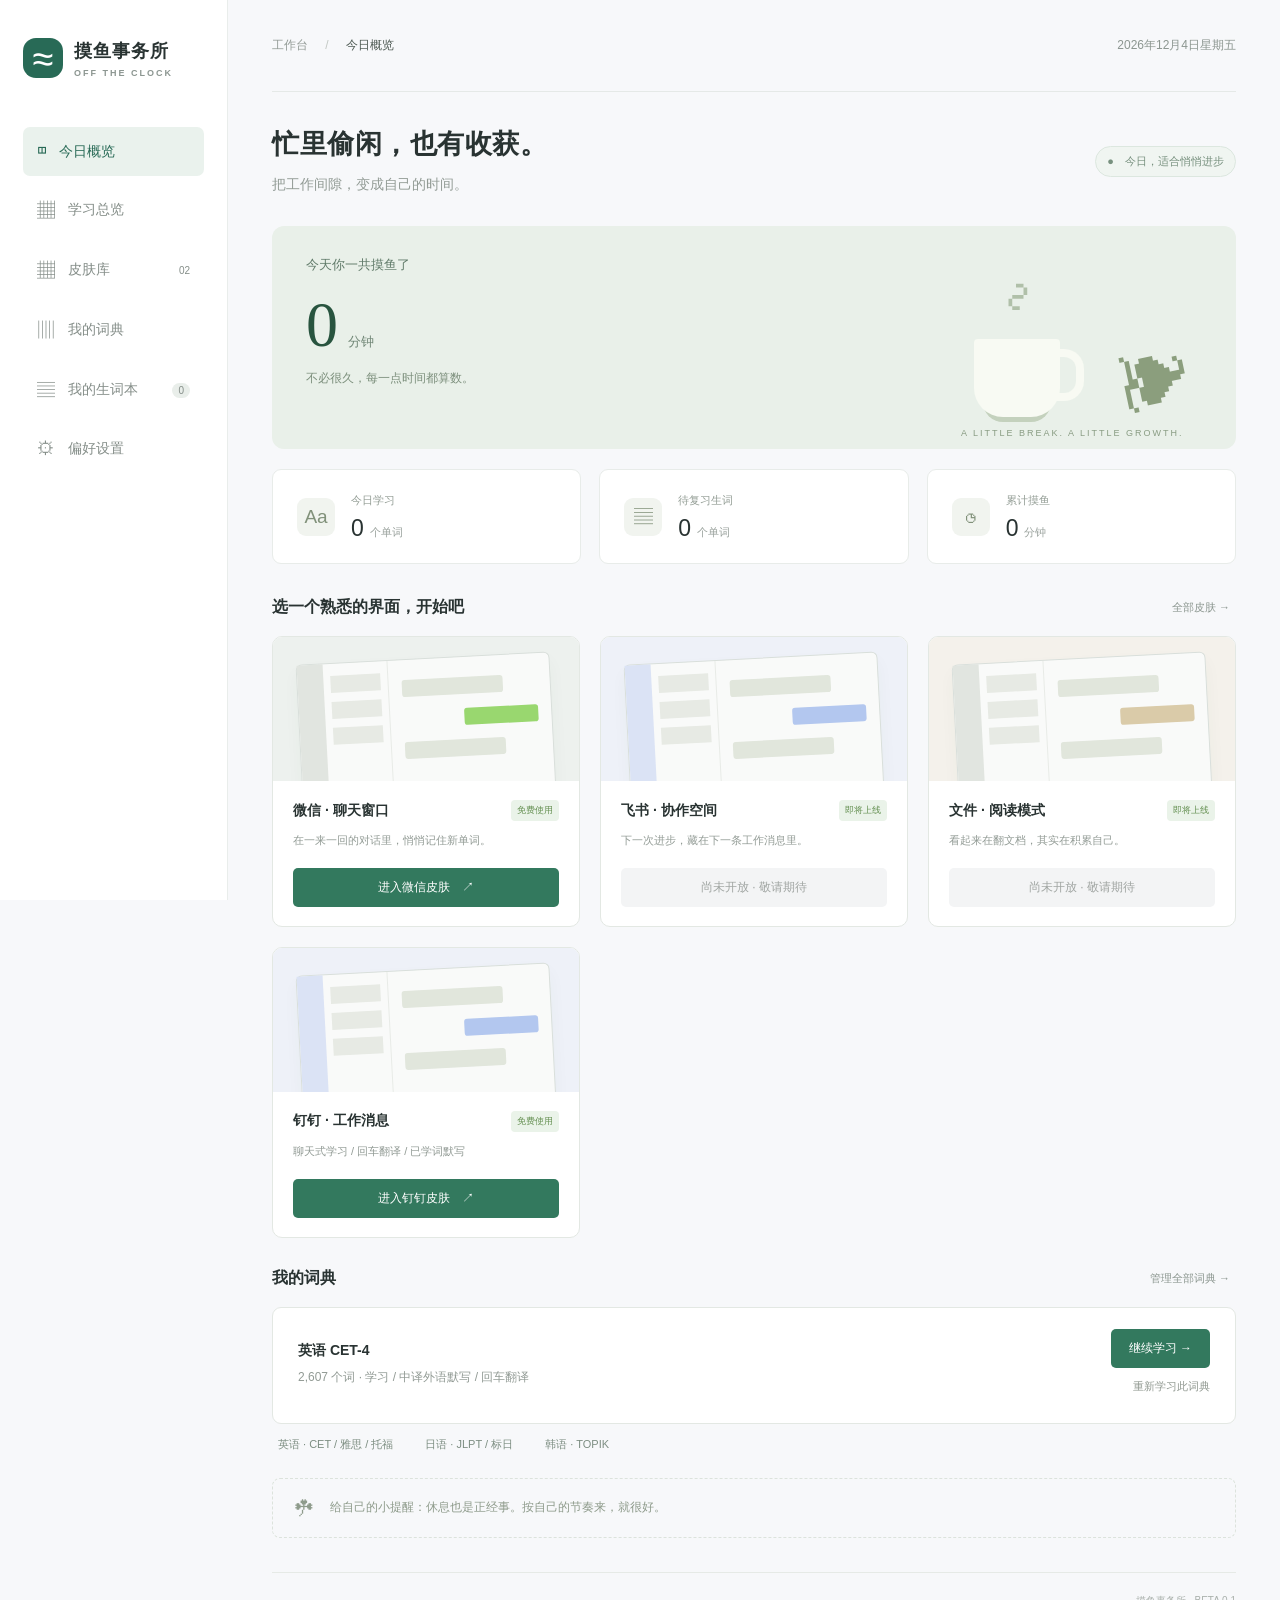
<file: index.html>
<!doctype html><html lang="zh-CN"><head><meta charset="UTF-8"><meta name="viewport" content="width=device-width,initial-scale=1"><title>摸鱼事务所 · 把碎片时间留给自己</title><link rel="stylesheet" href="style.css"><link rel="stylesheet" href="wechat-ui.css"><link rel="stylesheet" href="dingtalk-ui.css?v=20261106-profile2"></head><body><aside class="sidebar"><a class="brand" href="#"><span class="logo">≈</span><b>摸鱼事务所<small>OFF THE CLOCK</small></b></a><nav><button class="active" data-page="home">◫ <span>今日概览</span></button><button data-page="overview">▦ <span>学习总览</span></button><button data-page="skins">▦ <span>皮肤库</span><em>01</em></button><button data-page="dicts">▥ <span>我的词典</span></button><button data-page="words">▤ <span>我的生词本</span><i id="badgen">0</i></button><button data-page="settings">⚙ <span>偏好设置</span></button></nav></aside><main><header><div class="breadcrumb">工作台 <span>/</span> <b id="page-title">今日概览</b></div><div class="date" id="date"></div></header><div id="content"></div><footer><span>摸鱼事务所 · BETA 0.1</span></footer></main><div id="chat" class="overlay" hidden><div class="wechat"><div class="wx-titlebar"><span>微信</span><div><button title="返回工作台" onclick="endChat()">－</button><button title="窗口适配" onclick="document.querySelector('.wechat').classList.toggle('expanded')">□</button><button title="退出皮肤" onclick="endChat()">×</button></div></div><div class="wxrail"><div class="avatar mint">我</div><button title="聊天">☏</button><button title="返回工作台" id="close-chat">◫</button><span>☰</span></div><div class="contacts"><div class="search">⌕　搜索</div><div class="contact active"><div class="avatar" id="contact-avatar">M</div><div><b class="contact-name">Moyu</b><small id="contact-preview">给自己一点进步的时间。</small></div></div><div class="contact"><div class="avatar blue">文</div><div><b>文件传输助手</b><small>暂无消息</small></div></div><div class="contact"><div class="avatar sand">项</div><div><b>项目协作群</b><small>暂无消息</small></div></div></div><div class="conversation"><div class="chat-title"><span class="contact-name">Moyu</span><button id="chat-options" title="会话设置">•••</button></div><div class="messages" id="messages"></div><div class="compose"><div class="compose-tools"><span>☺　♧　▱</span><div class="mode-picker"><button id="mode-trigger" type="button" aria-haspopup="menu" aria-expanded="false">学习模式 <span>⌄</span></button><div id="mode-menu" role="menu" hidden><button type="button" role="menuitemradio" data-mode="learn">学习模式</button><button type="button" role="menuitemradio" data-mode="dictate">默写 · 中文→外语</button><button type="button" role="menuitemradio" data-mode="reverse">回车翻译 · 外语→中文</button></div></div><select id="mode" hidden><option value="learn">学习模式</option><option value="dictate">默写 · 中文→外语</option><option value="reverse">回车翻译 · 外语→中文</option></select><button id="save-word" title="收藏当前单词">☆</button></div><textarea id="input" aria-label="消息输入框"></textarea><div class="send-row"><small id="input-tip"></small><button id="send">发送(S)</button></div></div></div></div></div><dialog id="modal"><div id="modal-body"></div><button class="modal-close" onclick="this.parentElement.close()" aria-label="关闭">×</button></dialog><div id="toast" role="status"></div><script src="dictionary-data.js"></script><script src="app.js"></script><script src="wechat-ui.js?v=20261106-avatar-sync"></script><script src="dingtalk-ui.js?v=20261106-profile2"></script></body></html>
</file>
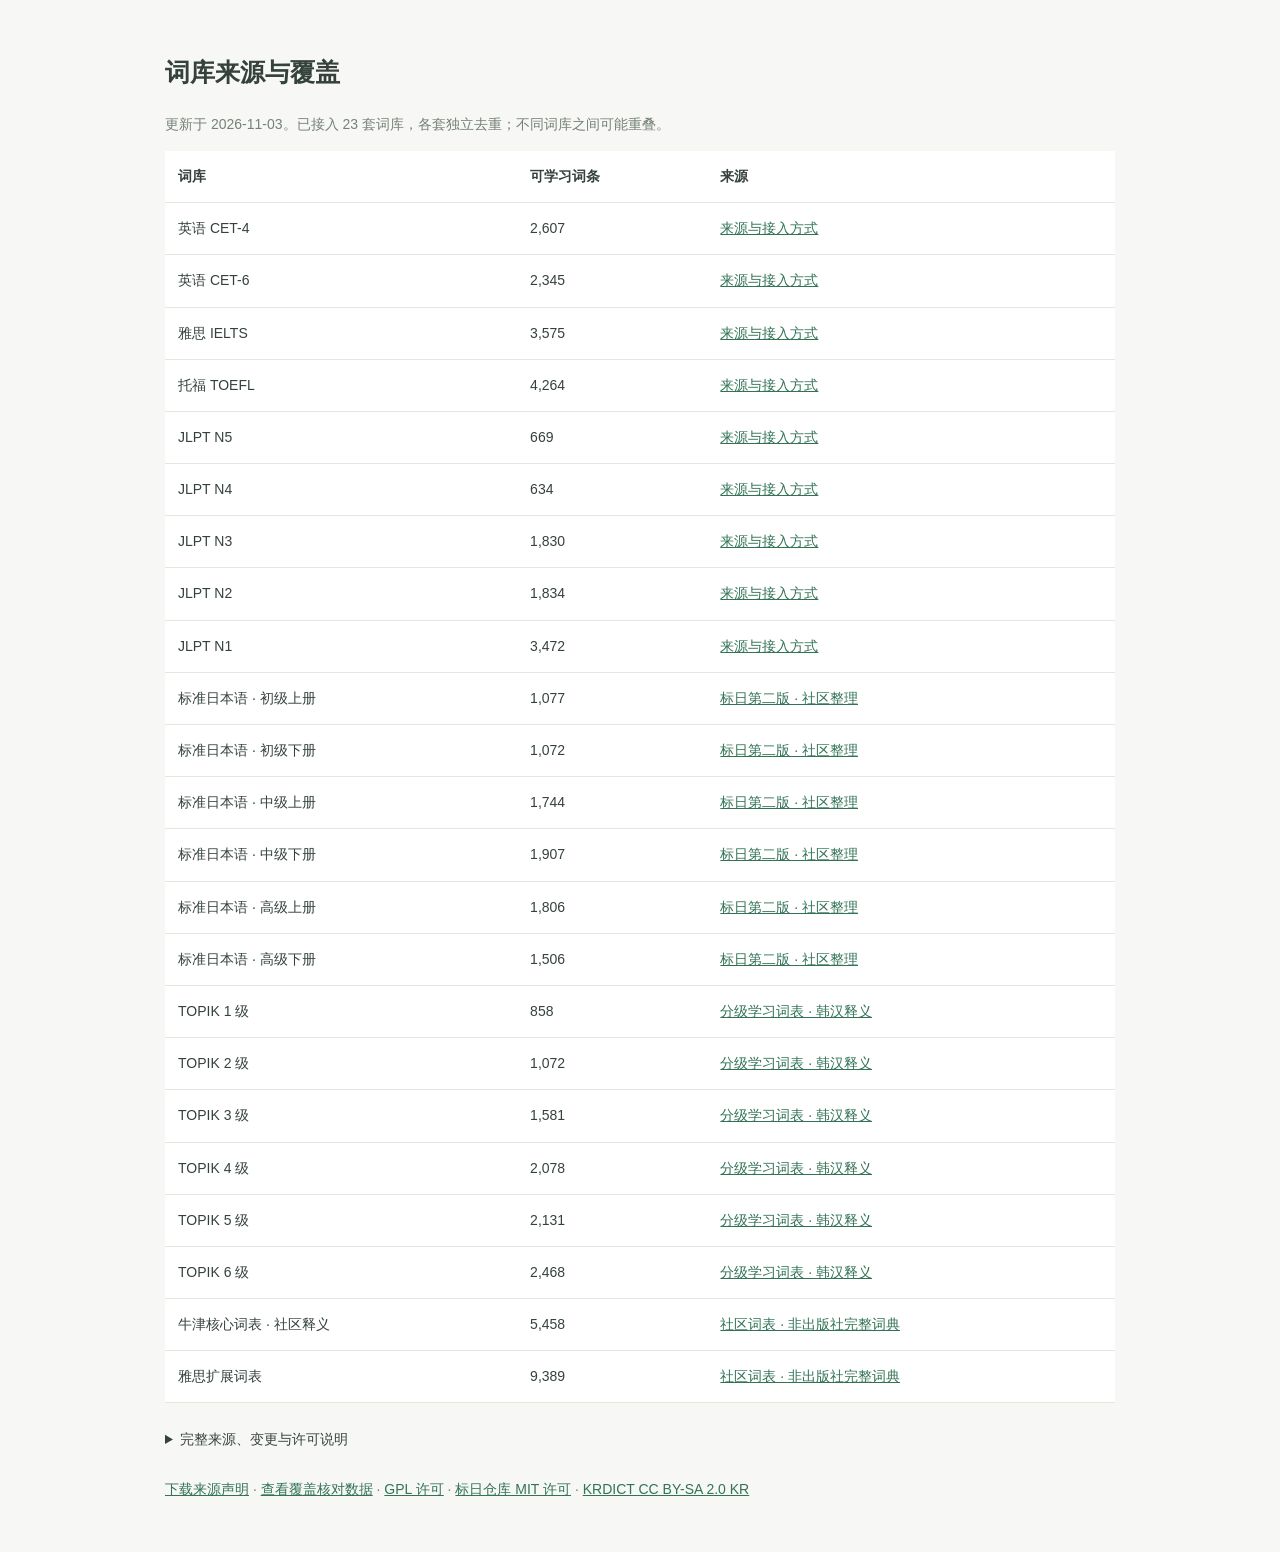
<file: dictionaries/resources.html>
<!doctype html><html lang="zh-CN"><meta charset="utf-8"><meta name="viewport" content="width=device-width,initial-scale=1"><title>词库来源与覆盖</title><style>body{max-width:950px;margin:50px auto;padding:0 24px;color:#35423b;font:14px/1.8 'Microsoft YaHei',sans-serif;background:#f7f8f6}h1{font-size:25px}table{border-collapse:collapse;width:100%;background:white}td,th{text-align:left;border-bottom:1px solid #e3e7e2;padding:13px}a{color:#327356}small{color:#829087}p{color:#758177}details{margin:24px 0}pre{white-space:pre-wrap;font:12px/1.8 inherit}</style><h1>词库来源与覆盖</h1><p>更新于 2026-11-03。已接入 23 套词库，各套独立去重；不同词库之间可能重叠。</p><table><tr><th>词库</th><th>可学习词条</th><th>来源</th></tr><tr><td>英语 CET-4</td><td>2,607</td><td><a href="https://github.com/RealKai42/qwerty-learner" target="_blank" rel="noreferrer">来源与接入方式</a></td></tr><tr><td>英语 CET-6</td><td>2,345</td><td><a href="https://github.com/RealKai42/qwerty-learner" target="_blank" rel="noreferrer">来源与接入方式</a></td></tr><tr><td>雅思 IELTS</td><td>3,575</td><td><a href="https://github.com/RealKai42/qwerty-learner" target="_blank" rel="noreferrer">来源与接入方式</a></td></tr><tr><td>托福 TOEFL</td><td>4,264</td><td><a href="https://github.com/RealKai42/qwerty-learner" target="_blank" rel="noreferrer">来源与接入方式</a></td></tr><tr><td>JLPT N5</td><td>669</td><td><a href="https://github.com/RealKai42/qwerty-learner" target="_blank" rel="noreferrer">来源与接入方式</a></td></tr><tr><td>JLPT N4</td><td>634</td><td><a href="https://github.com/RealKai42/qwerty-learner" target="_blank" rel="noreferrer">来源与接入方式</a></td></tr><tr><td>JLPT N3</td><td>1,830</td><td><a href="https://github.com/RealKai42/qwerty-learner" target="_blank" rel="noreferrer">来源与接入方式</a></td></tr><tr><td>JLPT N2</td><td>1,834</td><td><a href="https://github.com/RealKai42/qwerty-learner" target="_blank" rel="noreferrer">来源与接入方式</a></td></tr><tr><td>JLPT N1</td><td>3,472</td><td><a href="https://github.com/RealKai42/qwerty-learner" target="_blank" rel="noreferrer">来源与接入方式</a></td></tr><tr><td>标准日本语 · 初级上册</td><td>1,077</td><td><a href="https://github.com/smartsl/biaori" target="_blank" rel="noreferrer">标日第二版 · 社区整理</a></td></tr><tr><td>标准日本语 · 初级下册</td><td>1,072</td><td><a href="https://github.com/smartsl/biaori" target="_blank" rel="noreferrer">标日第二版 · 社区整理</a></td></tr><tr><td>标准日本语 · 中级上册</td><td>1,744</td><td><a href="https://github.com/smartsl/biaori" target="_blank" rel="noreferrer">标日第二版 · 社区整理</a></td></tr><tr><td>标准日本语 · 中级下册</td><td>1,907</td><td><a href="https://github.com/smartsl/biaori" target="_blank" rel="noreferrer">标日第二版 · 社区整理</a></td></tr><tr><td>标准日本语 · 高级上册</td><td>1,806</td><td><a href="https://github.com/smartsl/biaori" target="_blank" rel="noreferrer">标日第二版 · 社区整理</a></td></tr><tr><td>标准日本语 · 高级下册</td><td>1,506</td><td><a href="https://github.com/smartsl/biaori" target="_blank" rel="noreferrer">标日第二版 · 社区整理</a></td></tr><tr><td>TOPIK 1 级</td><td>858</td><td><a href="https://krdict.korean.go.kr/chn/mainAction" target="_blank" rel="noreferrer">分级学习词表 · 韩汉释义</a></td></tr><tr><td>TOPIK 2 级</td><td>1,072</td><td><a href="https://krdict.korean.go.kr/chn/mainAction" target="_blank" rel="noreferrer">分级学习词表 · 韩汉释义</a></td></tr><tr><td>TOPIK 3 级</td><td>1,581</td><td><a href="https://krdict.korean.go.kr/chn/mainAction" target="_blank" rel="noreferrer">分级学习词表 · 韩汉释义</a></td></tr><tr><td>TOPIK 4 级</td><td>2,078</td><td><a href="https://krdict.korean.go.kr/chn/mainAction" target="_blank" rel="noreferrer">分级学习词表 · 韩汉释义</a></td></tr><tr><td>TOPIK 5 级</td><td>2,131</td><td><a href="https://krdict.korean.go.kr/chn/mainAction" target="_blank" rel="noreferrer">分级学习词表 · 韩汉释义</a></td></tr><tr><td>TOPIK 6 级</td><td>2,468</td><td><a href="https://krdict.korean.go.kr/chn/mainAction" target="_blank" rel="noreferrer">分级学习词表 · 韩汉释义</a></td></tr><tr><td>牛津核心词表 · 社区释义</td><td>5,458</td><td><a href="https://github.com/RealKai42/qwerty-learner" target="_blank" rel="noreferrer">社区词表 · 非出版社完整词典</a></td></tr><tr><td>雅思扩展词表</td><td>9,389</td><td><a href="https://github.com/RealKai42/qwerty-learner" target="_blank" rel="noreferrer">社区词表 · 非出版社完整词典</a></td></tr></table><details><summary>完整来源、变更与许可说明</summary><pre># 词库来源与使用范围

整理日期：2026-11-03。这里的“齐全”指已覆盖所选社区数据集，不宣称覆盖出版社词典全文或官方考试全部可能词汇。

## 原有英语、JLPT 与新增英语扩展词表

- 来源：[Qwerty Learner](https://github.com/RealKai42/qwerty-learner/tree/master/public/dicts)，上游英语数据：[kajweb/dict](https://github.com/kajweb/dict)。仓库许可 GPL-3.0，见 LICENSE.txt。原始 JSON 随源码保留。
- 原有 CET-4、CET-6、IELTS、TOEFL、JLPT N5–N1 保持原词序与内容，因此历史学习进度不变。
- 新增 Oxford5000 社区核心词表、IELTS 顺序扩展词表。过滤缺少中文释义的行，合并完全重复的词与释义。不将 Oxford 核心词表称为牛津出版词典。

## 标准日本语六册

- 来源：[smartsl/biaori](https://github.com/smartsl/biaori)，源树版本 4eb0da3748659dcf54e6f50bbb5fdc9904258f85；仓库 MIT 声明见 biaori-LICENSE.txt。
- 取 words.json，保留日文、假名、中文、词性和课号。按源课号分为初级 1–24 / 25–48 课，中级 1–16 / 17–32 课，高级 1–12 / 13–24 课。
- 初始 9,117 行，完全相同的词与释义去重后 9,112 条。未包含课文、教材插图、配套音视频。教材及其商标权利归原出版方，社区仓库的许可不代表出版社对所有教材内容的许可。

## 韩语六级学习词表

- 等级词表：[CheesePotato / EveryKoreans](https://everykoreans.com/topik-vocabulary-list/)，公开下载 topik-vocabulary-basic.csv，10,189 行。数据源声明为 NIKL 国际通用韩国语标准教育课程（KOGL Type 1）与韩国语基础词典（CC BY-SA 2.0 KR）。保留原 Source 列于 topik-levels.csv。
- 这些是学习参考等级，不是 TOPIK 考试官方公布的必考词表。源表有一个重复词义项，去重后 10,188 条。
- 中文词义与韩文例句来源：[国立国语院韩国语－汉语学习词典 KRDICT](https://krdict.korean.go.kr/chn/mainAction)。文本许可为 [CC BY-SA 2.0 KR](https://creativecommons.org/licenses/by-sa/2.0/kr/)，署名 National Institute of Korean Language / 国立国语院；[官方版权说明](https://krdict.korean.go.kr/chn/kboardPolicy/copyRightTermsInfo)。
- 公开格式转换包：[Lyroxide/yomitan-ko-dic 1.0.0](https://github.com/Lyroxide/yomitan-ko-dic/releases/tag/1.0.0)，KO-ZH.KRDICT.zip；转换包标注的构建日 2024-08-12，原始声明见 krdict-index.json。
- 转换：抽取中文词义、说明和第一条适用的韩文例句，合并同形词义，移除 HTML 展示结构；不包含音频或其他多媒体。派生的 KRDICT 词库仍按 CC BY-SA 2.0 KR 提供。
- 有 102 项未匹配到该版本的中文词条，释义为本站补充，逐项标记 source 字段，不属于 NIKL 原文。补充内容见 korean-supplement.json，按 CC BY-SA 2.0 KR 共享，不编造例句。
- 完整覆盖统计见 resource-audit.json，去重规则为相同外语词形及中文词义。多义词不保证全部适用于单一语境。

## 牛津、剑桥完整词典

- [Oxford API FAQ](https://developer.oxforddictionaries.com/faq)：完整数据需要相应授权，缓存与离线存储需要企业许可。
- [Cambridge 官方开发入口](https://dictionary.cambridge.org/develop.html)：通过 API 或数据许可接入。
- 未下载盗版 MDX、未抓取付费内容，网站保留授权接入入口。公开核心词表不能替代这两部完整词典。

## 本次筛除

- 延世韩国语社区卡组：虽然仓库代码标 MIT，但 README 将词库限定为个人学习，并含第三方歌词；不纳入本次发布。
- NIKL 5,965 词的第三方 CSV：等级仅 A/B/C，翻译和例句另设学习用途条件；不将它伪装成 TOPIK 1–6 全集。

各来源的版权声明和许可分别适用，不以网站代码的许可覆盖第三方数据。
</pre></details><p><a href="SOURCES.md">下载来源声明</a> · <a href="resource-audit.json">查看覆盖核对数据</a> · <a href="LICENSE.txt">GPL 许可</a> · <a href="biaori-LICENSE.txt">标日仓库 MIT 许可</a> · <a href="https://creativecommons.org/licenses/by-sa/2.0/kr/">KRDICT CC BY-SA 2.0 KR</a></p></html>
</file>
<file: style.css>
*{box-sizing:border-box}body{margin:0;background:#f7f8fa;color:#293332;font:14px 'Microsoft YaHei','PingFang SC',sans-serif}button,input,textarea,select{font:inherit}button,a,select{cursor:pointer}button{border:0;background:none;color:inherit}button:hover{filter:brightness(.96)}button:focus-visible,a:focus-visible{outline:2px solid #32806a;outline-offset:3px}[hidden]{display:none!important}.sidebar{position:fixed;width:228px;inset:0 auto 0 0;background:#fff;border-right:1px solid #e9edeb;padding:38px 23px}.brand{display:flex;gap:11px;align-items:center;text-decoration:none;color:inherit}.logo{background:#286a56;color:#fff;width:40px;height:40px;display:grid;place-items:center;font-size:38px;border-radius:13px}.brand b{font-size:18px;letter-spacing:1px}.brand small{display:block;font-size:9px;letter-spacing:2px;margin-top:5px;color:#8c9691}.space-label{font-size:11px;color:#a0a8a5;margin:49px 14px 16px}nav{display:grid;gap:8px}nav button{display:flex;text-align:left;align-items:center;gap:13px;padding:14px;border-radius:7px;font-size:18px;color:#858e89}nav span{font-size:14px}nav .active{color:#286a56;background:#eaf2ed}nav em,nav i{font-size:10px;font-style:normal;margin-left:auto}nav i{background:#e9eeea;border-radius:10px;padding:2px 6px}.sidebar-bottom{position:absolute;bottom:24px;left:23px;right:23px}.local-dot{font-size:10px;color:#939d97;padding:16px 0;border-bottom:1px solid #edf0ed}.local-dot:before{content:'●';color:#6d9c80;margin-right:6px}.profile{display:flex;align-items:center;gap:10px;margin-top:20px;font-size:11px}.profile small{display:block;color:#9da49f;font-size:10px;margin-top:5px}.avatar{width:39px;height:39px;background:#d0d9cb;display:grid;place-items:center;color:#52724e;border-radius:5px;flex-shrink:0;overflow:hidden}.avatar img{width:100%;height:100%;object-fit:cover}.mint{background:#e0ece3;color:#34735c}.blue{background:#dbe4eb;color:#637f9b}.sand{background:#e8dfd0;color:#a08b67}main{margin-left:228px;padding:0 44px;max-width:1660px}header{height:92px;display:flex;align-items:center;justify-content:space-between;border-bottom:1px solid #e5e9e7;font-size:12px}.breadcrumb{color:#949c97}.breadcrumb span{margin:0 14px;color:#c3c8c4}.breadcrumb b{font-weight:400;color:#4d5952}.date{color:#8c9690}#content{min-height:calc(100vh - 160px);padding:34px 0}h1{font-size:27px;font-weight:600;letter-spacing:.5px;margin:0 0 10px}p{color:#929b95;line-height:1.8;margin:0}.greeting{display:flex;justify-content:space-between;align-items:center;margin-bottom:29px}.tag{font-size:11px;color:#78917f;border:1px solid #dce7df;padding:7px 11px;border-radius:20px;background:#f0f5f1}.hero{position:relative;background:#e9f0e9;min-height:223px;border-radius:12px;padding:30px 34px;overflow:hidden}.hero-label{color:#607a69;font-size:13px}.time{font:64px Georgia,serif;letter-spacing:-2px;color:#28543f;margin:14px 0 6px}.time span{font:13px 'Microsoft YaHei';letter-spacing:0;margin-left:12px;color:#6f8575}.hero p{font-size:12px;color:#7c8f7c}.hero-art{position:absolute;right:45px;top:22px;width:230px;height:190px}.plant{position:absolute;font-size:76px;right:0;bottom:12px;transform:rotate(-12deg);color:#8b9e7d}.cup{position:absolute;bottom:21px;left:13px;width:86px;height:78px;background:#f8faf3;border-radius:4px 4px 29px 29px;box-shadow:0 14px 0 -9px #c4d1bd}.cup:after{content:'';position:absolute;width:27px;height:36px;border:8px solid #f8faf3;border-left:0;right:-24px;top:10px;border-radius:0 20px 20px 0}.steam{position:absolute;left:44px;top:12px;color:#b0c0a9;font:60px Georgia;transform:rotate(90deg)}.hero-art .caption{position:absolute;bottom:0;left:0;font-size:9px;letter-spacing:2px;color:#899c83}.stats{display:grid;grid-template-columns:repeat(3,1fr);gap:18px;margin:20px 0 33px}.stat{background:#fff;padding:21px 24px;border:1px solid #e8ece9;border-radius:9px;display:flex;gap:16px;align-items:center}.stat-icon{height:38px;width:38px;border-radius:9px;background:#f1f4ef;display:grid;place-items:center;color:#81917a;font-size:19px}.stat small{color:#949e96;font-size:11px}.stat b{display:block;margin-top:7px;font-size:23px;font-weight:500}.stat b span{font-size:11px;color:#9aA29d;margin-left:6px}.section-heading{display:flex;align-items:center;justify-content:space-between;margin-bottom:18px}.section-heading h2{font-size:16px;margin:0;font-weight:600}.subtle{font-size:11px;color:#8c9790}.skin-grid{display:grid;grid-template-columns:repeat(3,1fr);gap:20px}.skin-card{background:white;border:1px solid #e3e8e3;border-radius:10px;overflow:hidden}.skin-visual{height:144px;background:#edf1ee;position:relative;padding:21px 26px;overflow:hidden}.mini-window{height:140px;background:#f9faf9;border:1px solid #d9dfdb;border-radius:6px;display:flex;box-shadow:0 8px 17px #344a3b09;transform:rotate(-3deg)}.mini-rail{width:26px;background:#e1e5e0}.mini-list{width:65px;border-right:1px solid #e8ebe7;padding:12px 7px}.mini-list i{display:block;height:17px;background:#e7eae4;margin-bottom:9px}.mini-chat{padding:20px 13px;flex:1}.mini-chat i{display:block;background:#e1e6dc;width:75%;height:17px;margin:0 0 14px;border-radius:3px}.mini-chat i:nth-child(2){background:#99d76f;margin-left:auto;width:55%}.skin-visual.blue-bg{background:#eef1f8}.blue-bg .mini-rail{background:#dbe3f5}.blue-bg .mini-chat i:nth-child(2){background:#b3c7ef}.skin-visual.sand-bg{background:#f4f1eb}.sand-bg .mini-chat i:nth-child(2){background:#dacba9}.skin-info{padding:19px 20px}.skin-title{display:flex;align-items:center;gap:8px;font-size:14px;font-weight:600}.skin-title small{margin-left:auto;font-size:9px;background:#eaf3e9;color:#659052;padding:4px 6px;border-radius:4px;font-weight:400}.skin-info p{font-size:11px;margin:10px 0 17px}.primary{background:#33795e;color:white;border-radius:5px;padding:11px 18px;font-size:12px}.skin-info button{width:100%}.disabled-btn{background:#f3f4f5;color:#a0a5a2;border-radius:5px;padding:11px;font-size:12px}.bottom-note{display:flex;align-items:center;gap:15px;border:1px dashed #dce3dc;border-radius:8px;padding:17px 21px;margin-top:25px;color:#8e9b8b;font-size:12px}.bottom-note span{font-size:21px}footer{display:flex;justify-content:space-between;color:#aab1ac;font-size:10px;padding:21px 0;border-top:1px solid #e6eae6}.panel{background:#fff;padding:25px;border:1px solid #e4e9e4;border-radius:10px;margin:22px 0}.field{display:grid;gap:9px;margin:18px 0}.field label{font-size:12px;color:#65746b}.field input,.field textarea{border:1px solid #dae2da;padding:11px;border-radius:5px;width:100%;background:#fcfdfb}.field textarea{height:120px}.settings-form{max-width:550px}.word-row{display:flex;align-items:center;gap:20px;border-bottom:1px solid #edf0eb;padding:18px 0}.word-row b{min-width:110px}.word-row span{flex:1;color:#829083;font-size:12px}.word-row button{color:#839080;font-size:11px}.overlay{position:fixed;inset:0;background:#e8ebe8;z-index:10;display:grid;place-items:center}.wechat{width:min(1100px,100%);height:min(760px,100%);display:flex;box-shadow:0 12px 80px #23342526;font-family:'Microsoft YaHei',sans-serif}.wxrail{width:58px;background:#2e2e2e;color:#aaa;padding:24px 10px;display:flex;align-items:center;flex-direction:column;gap:25px}.wxrail .avatar{width:35px;height:35px}.wxrail button{font-size:25px;padding:0}.wxrail span{margin-top:auto}.contacts{background:#e7e6e5;width:250px;position:relative;flex-shrink:0}.search{background:#d9d8d6;border-radius:4px;margin:25px 15px 17px;padding:7px;color:#999;font-size:12px}.contact{display:flex;gap:10px;padding:16px 13px}.contact.active{background:#c9c8c7}.contact b{font-size:13px;font-weight:400}.contact small{display:block;color:#999;font-size:11px;max-width:155px;overflow:hidden;white-space:nowrap;text-overflow:ellipsis;margin-top:7px}.contact-foot{position:absolute;bottom:20px;font-size:10px;color:#aaa;width:100%;text-align:center}.conversation{background:#f5f5f5;flex:1;min-width:0;display:flex;flex-direction:column}.chat-title{height:68px;border-bottom:1px solid #e7e7e7;display:flex;align-items:center;justify-content:space-between;padding:0 25px;font-size:17px}.messages{flex:1;overflow:auto;padding:22px 30px}.message{display:flex;gap:11px;margin:17px 0;align-items:flex-start}.message .avatar{border-radius:2px;width:35px;height:35px}.bubble{position:relative;background:white;border:1px solid #e7e7e7;border-radius:3px;padding:10px 13px;max-width:80%;font-size:14px;line-height:1.75;white-space:pre-wrap;overflow-wrap:anywhere}.bubble:before{content:'';position:absolute;left:-6px;top:13px;width:9px;height:9px;background:inherit;transform:rotate(45deg);border-left:1px solid #e7e7e7;border-bottom:1px solid #e7e7e7}.message.self{flex-direction:row-reverse}.self .bubble{background:#95ec69;border-color:#8cde65}.self .bubble:before{left:auto;right:-5px;border:0}.system{text-align:center;font-size:11px;color:#aaa;margin:16px 0}.compose{height:182px;background:white;border-top:1px solid #e5e5e5;padding:12px 23px}.compose-tools{display:flex;align-items:center;gap:12px;color:#777}.compose-tools select{margin-left:auto;border:0;color:#999;font-size:11px;background:white}.compose textarea{display:block;width:100%;height:83px;border:0;resize:none;outline:none;background:white;line-height:1.6;padding-top:9px}.send-row{display:flex;align-items:center;justify-content:space-between}.send-row small{font-size:10px;color:#b3b3b3}.send-row button{background:#e9e9e9;padding:6px 24px;border-radius:3px;font-size:12px;color:#63855f}dialog{border:1px solid #dce5da;border-radius:12px;padding:30px;max-width:520px;width:90%;color:#35443a}dialog::backdrop{background:#20302765}dialog h2{margin-top:0;font-size:20px}dialog p{font-size:13px}.modal-close{position:absolute;right:10px;top:7px;font-size:22px;color:#999}#toast{position:fixed;bottom:26px;left:50%;transform:translateX(-50%);background:#2e493c;color:white;padding:12px 22px;border-radius:7px;z-index:30;display:none;font-size:12px}@media(min-width:1450px){main{padding:0 65px}.hero{min-height:245px}.skin-visual{height:170px}}@media(max-width:950px){.sidebar{width:185px;padding:30px 15px}main{margin-left:185px;padding:0 25px}.brand b{font-size:15px}.skin-grid{gap:12px}.skin-info{padding:15px 12px}.hero-art{right:15px;opacity:.6}.stat{padding:18px 12px;gap:9px}.stat-icon{display:none}.contacts{width:200px}}@media(max-width:680px){.sidebar{width:65px;padding:25px 12px}.brand b,.space-label,nav span,nav em,nav i,.sidebar-bottom{display:none}nav{margin-top:40px}nav button{padding:11px;font-size:21px}main{margin-left:65px;padding:0 17px}header{height:65px}.date{font-size:9px}.greeting .tag{display:none}h1{font-size:22px}.hero{padding:25px;min-height:205px}.hero-art{opacity:.28;right:-40px}.time{font-size:56px}.stats{gap:7px}.stat{padding:13px 9px}.stat small{font-size:10px}.stat b{font-size:21px}.skin-grid{grid-template-columns:1fr}.skin-visual{height:135px}.bottom-note{line-height:1.8}.contacts{display:none}.wxrail{width:47px;padding:20px 6px}.messages{padding:16px}.bubble{max-width:85%}.send-row small{max-width:170px}.compose{padding:12px}.word-row{gap:10px}footer span:last-child{display:none}}
/* Keep the chat shell independent of message content and the document scroll. */
body.chat-open{overflow:hidden}
.overlay{height:100vh;height:100dvh;overflow:hidden;grid-template-columns:minmax(0,1fr);grid-template-rows:minmax(0,1fr)}
.wechat{height:min(760px,100vh);height:min(760px,100dvh);min-height:0;overflow:hidden;justify-self:center;align-self:center}
.conversation{height:100%;min-height:0;overflow:hidden}
.chat-title,.compose{flex-shrink:0}
.messages{flex:1 1 0;min-height:0;overscroll-behavior:contain;overflow-anchor:none}
/* WeChat desktop, light appearance. */
.wechat{position:relative;width:min(1240px,100%);height:min(850px,100dvh);padding-top:34px;border:1px solid #ddd;border-radius:9px;background:#f5f5f5;color:#202020;font-family:'Microsoft YaHei UI','Microsoft YaHei','PingFang SC',sans-serif;font-size:15px}
.wechat.expanded{width:100%;height:100dvh;border-radius:0}
.wx-titlebar{position:absolute;top:0;left:0;right:0;height:34px;display:flex;align-items:center;justify-content:space-between;padding-left:17px;background:#ededed;color:#666;font-size:11px}
.wx-titlebar>div{display:flex;height:100%}.wx-titlebar button{width:43px;font-size:21px}.wx-titlebar button:hover{background:#ddd}.wx-titlebar button:last-child:hover{background:#ed5b56;color:white}
.wxrail{width:65px;background:#e9e9e9;color:#929292;gap:26px;padding:20px 13px}.wxrail .avatar{width:40px;height:40px;border-radius:9px;margin-bottom:10px}.wxrail button{width:27px;height:27px}.wxrail svg{width:27px;height:27px}.wxrail .rail-active{color:#07b75e}.wxrail .rail-active svg{fill:#07b75e;stroke:#07b75e}.wxrail>span{margin-top:auto}
.contacts{width:285px;background:#f0f0f0;border-right:1px solid #ddd}.search{display:flex;align-items:center;justify-content:space-between;margin:14px 14px 12px;background:none;padding:0;gap:12px}.search>span{flex:1;background:#e3e3e3;padding:7px 10px;border-radius:6px;font-size:13px}.search button{font-size:24px;color:#929292;padding:0}
.contact{padding:16px 14px;gap:12px;min-height:83px;border-bottom:1px solid #e7e7e7}.contact.active{background:#dedede;border-top:3px solid #07b75e;padding-top:13px}.contact .avatar{width:46px;height:46px;border-radius:10px}.contact b{font-size:15px}.contact small{font-size:12px;max-width:190px}.contact-foot{color:#b0b0b0}
.conversation{background:#f5f5f5}.chat-title{height:64px;padding:0 25px;font-size:18px;border-color:#e4e4e4}.chat-header-tools{display:flex;align-items:center;gap:26px;color:#777}.chat-header-tools svg{width:24px;height:24px}.chat-header-tools button{font-size:24px;letter-spacing:3px}
.messages{padding:20px 25px}.message{margin:20px 0;gap:12px}.message .avatar{height:40px;width:40px;border-radius:9px}.bubble{font-size:15px;line-height:1.65;padding:10px 13px;border-radius:7px;border:1px solid #e8e8e8;max-width:78%;color:#202020}.bubble:before{top:15px}.self .bubble{background:#95ec69}.system{font-size:12px;color:#a0a0a0;line-height:1.7;padding:6px 15px;margin:17px 0}.alternative button{font-size:11px;border-bottom:1px dashed #aaa;color:#7a8d7d}
.compose{position:relative;display:flex;flex-direction:column;background:#f9f9f9;margin:0 10px 10px;border:1px solid #dedede;border-radius:9px;height:190px;padding:12px 16px 13px}.compose textarea{order:0;flex:1;min-height:0;height:auto;background:transparent;font-size:15px;padding:2px 0;line-height:1.6}.compose-tools{order:1;height:30px;padding-right:90px;gap:10px}.compose-tools>span{display:flex;align-items:center;gap:15px}.compose-tools svg{width:22px;height:22px}.compose-tools select{background:transparent;color:#999;font-size:10px;max-width:135px}.send-row{position:absolute;right:13px;bottom:13px}.send-row small{display:none}.send-row button{padding:6px 18px;border-radius:7px;font-size:13px;color:#5b8e61;background:#e9e9e9}.notice-setting{display:flex!important;align-items:center;gap:10px;margin:16px 0;font-size:13px}.notice-setting input{width:16px!important;height:16px;accent-color:#34795e}
.home-dictionaries{margin-top:30px}.current-book{display:flex;align-items:center;justify-content:space-between;background:white;border:1px solid #e3e8e3;padding:21px 25px;border-radius:9px}.current-book p{font-size:12px;margin-top:7px}.language-links{display:flex;gap:20px;margin-top:12px}.language-links button{font-size:11px;color:#7c8d81}.dict-tabs{display:flex;gap:10px;border-bottom:1px solid #e1e6e1;margin:25px 0}.dict-tabs button{padding:12px 20px;color:#8c9690}.dict-tabs button.active{color:#286a56;border-bottom:2px solid #286a56}.book-grid{display:grid;grid-template-columns:repeat(2,minmax(0,1fr));gap:17px}.book-card{display:flex;align-items:center;gap:20px;border:1px solid #e2e7e2;border-radius:9px;background:white;padding:22px}.book-card.selected{border-color:#75a18a;background:#f6faf6}.book-cover{background:#e1eade;color:#3b6146;width:84px;height:112px;flex-shrink:0;box-shadow:inset 4px 0 0 #0000000a;display:flex;flex-direction:column;justify-content:space-between;padding:12px;border-radius:2px 5px 5px 2px}.book-cover.ja{background:#eadfd5;color:#886549}.book-cover.ko{background:#e0e5ef;color:#5c7399}.book-cover small{font-size:9px;letter-spacing:2px}.book-cover b{font-size:16px}.book-cover span{font-size:6px;letter-spacing:1px}.book-details{min-width:0}.book-details h3{font-size:14px;margin:0 0 9px;font-weight:500}.book-details p{font-size:10px}.book-actions{display:flex;gap:12px;align-items:center;margin-top:17px;flex-wrap:wrap}.book-actions button{font-size:11px;padding:8px 12px}.source-note{font-size:11px}.source-note p{margin-top:10px;font-size:11px}.source-note a{color:#527963}
@media(max-width:850px){.contacts{width:220px}.book-grid{grid-template-columns:1fr}.compose-tools>span{gap:10px}.compose-tools select{max-width:110px}.compose{height:175px}}
@media(max-width:680px){.wechat{border-radius:0;border:0}.wxrail{width:47px;padding:17px 6px}.wxrail .avatar{height:34px;width:34px}.contacts{display:none}.messages{padding:14px}.compose-tools>span svg:nth-child(n+2){display:none}.bubble{max-width:82%;font-size:14px}.compose{margin:0 6px 6px;padding:10px;height:170px}.chat-title{padding:0 17px;height:58px}.compose-tools{padding-right:65px;gap:4px}.compose-tools select{max-width:110px;font-size:9px}.send-row button{padding:5px 12px}.language-links{gap:8px;flex-wrap:wrap}.book-card{padding:16px;gap:15px}.dict-tabs button{padding:10px 15px}}
.sidebar nav{margin-top:49px}footer{justify-content:flex-end}
@media(max-width:680px){.sidebar nav{margin-top:40px}}
.book-source{font-size:10px;color:#849086;margin-top:9px}.book-source summary{cursor:pointer}.book-source p{font-size:10px;line-height:1.8;margin:8px 0}.book-source a{color:#507a61}.book-details{flex:1}
.book-cover{width:94px;height:140px;display:grid;grid-template-rows:13px minmax(0,1fr) 10px;gap:9px;overflow:hidden;padding:13px 12px}.book-cover b{font-size:17px;line-height:1.35;align-self:center;overflow:hidden;max-height:85px;overflow-wrap:anywhere}.book-cover>span{font-size:6px;letter-spacing:.8px;white-space:nowrap;line-height:10px}.book-volume{display:block;font-size:11px;line-height:1.5;margin-top:5px;font-weight:400;white-space:nowrap}
.mode-picker{position:relative;margin-left:auto;flex-shrink:0;font-family:'Microsoft YaHei','PingFang SC','Noto Sans CJK SC',Arial,sans-serif;font-size:12px;font-weight:400;line-height:1.5}.mode-picker button{font-family:inherit;font-size:inherit;font-weight:400;line-height:1.5}.mode-picker #mode-trigger{display:flex;align-items:center;gap:9px;color:#888;padding:5px 3px;white-space:nowrap}.mode-picker #mode-trigger span{font-size:14px}#mode-menu{position:absolute;right:0;bottom:35px;width:210px;background:#fff;border:1px solid #ddd;border-radius:6px;padding:5px;box-shadow:0 5px 18px #00000018;z-index:20}#mode-menu button{display:block;width:100%;padding:10px 12px;text-align:left;color:#444;border-radius:3px;white-space:nowrap}#mode-menu button:hover,#mode-menu button:focus-visible{background:#f0f0f0;outline:0}#mode-menu button[aria-checked="true"]{background:#e8f2e9;color:#356449}#mode-menu button[aria-checked="true"]:after{content:'✓';float:right}.compose-tools{gap:10px}
@media(max-width:680px){.mode-picker{font-size:10px}.mode-picker #mode-trigger{gap:3px}#mode-menu{font-size:13px}.book-cover{width:90px}.compose-tools{gap:4px}}
.restart-book{color:#919991;font-size:11px;padding:8px 0;text-align:left}.restart-book:hover{color:#aa5c4a}.book-actions .restart-book{flex-basis:100%;padding:4px 0}.current-book-actions{display:flex;flex-direction:column;gap:3px;align-items:flex-end}.reset-question{font-size:15px;color:#35443a;margin:18px 0 10px}.reset-warning{color:#b25f4c;margin-top:10px}.reset-actions{display:flex;justify-content:flex-end;gap:10px;margin-top:28px}.reset-actions button{padding:10px 18px;border-radius:5px;font-size:12px}.reset-cancel{background:#f0f2ef;color:#59665c}.reset-confirm{background:#aa604e;color:#fff}
.overview-stat-grid{display:grid;grid-template-columns:repeat(4,minmax(0,1fr));gap:16px;margin:25px 0}.overview-stat-grid>div{background:#fff;border:1px solid #e1e6e1;border-radius:8px;padding:21px}.overview-stat-grid small{font-size:12px;color:#849087}.overview-stat-grid strong{display:block;font-size:30px;font-weight:500;margin:12px 0}.overview-stat-grid strong span{font-size:11px;font-weight:400;color:#929b94;margin-left:7px}.overview-stat-grid p{font-size:10px}.activity-panel{background:#fff;border:1px solid #dfe5df;border-radius:9px;padding:24px;margin:22px 0}.activity-heading{display:flex;justify-content:space-between;gap:15px;align-items:center;margin-bottom:22px}.activity-heading h2,.activity-panel h2{font-size:15px;font-weight:600;margin:0}.activity-heading h2 span{font-weight:400;font-size:11px;color:#6b8c72;margin-left:12px}.activity-heading p{font-size:11px;margin-top:8px}.heat-controls{display:flex;gap:12px;align-items:center}.heat-switch{display:flex;background:#f2f4f1;padding:3px;border-radius:5px}.heat-switch button{font-size:11px;padding:6px 10px;color:#8a958c}.heat-switch .active{background:#fff;color:#3d6d4b;box-shadow:0 1px 3px #0000000a;border-radius:3px}#overview-year{font:12px 'Microsoft YaHei',sans-serif;border:1px solid #dfe4de;padding:7px;border-radius:5px;color:#607164;background:white}.heat-scroll{overflow-x:auto;padding:3px 3px 12px}.heat-layout{min-width:740px;display:grid;grid-template-columns:22px minmax(0,1fr);gap:7px 8px}.heat-months{grid-column:2;display:grid;font-size:10px;color:#8a948b;height:17px}.heat-months span{white-space:nowrap}.heat-weekdays{display:grid;grid-template-rows:repeat(7,12px);gap:4px;font-size:9px;color:#8e988f;align-items:center}.heat-grid{display:grid;grid-auto-flow:column;grid-template-rows:repeat(7,12px);gap:4px}.heat-cell,.heat-outside{padding:0;min-width:0;border-radius:2px;height:12px;outline-offset:2px}.heat-cell{border:1px solid #25372a0a;cursor:pointer}.heat-cell:hover,.heat-cell:focus-visible{outline:2px solid #6f9673;filter:none}.heat-cell.chosen{outline:2px solid #456e4c}.heat-cell.future{opacity:.4;cursor:default}.level-0{background:#edf0eb}.level-1{background:#c2dfb2}.level-2{background:#8fbd80}.level-3{background:#5b975f}.level-4{background:#2f6644}.heat-footer{display:flex;justify-content:space-between;align-items:center;font-size:10px;color:#939c94;gap:12px;margin-top:5px}.heat-footer>div{display:flex;gap:5px;align-items:center;white-space:nowrap}.heat-footer i{width:11px;height:11px;display:inline-block;border-radius:2px}.day-detail{border-top:1px solid #edf0eb;margin-top:22px;padding-top:20px}.day-detail b{font-size:12px;font-weight:500}.day-detail p,.day-detail small{font-size:11px;color:#8a958c}.day-words{display:flex;gap:7px;flex-wrap:wrap;margin-top:14px}.day-words span{font-size:11px;padding:4px 9px;background:#f3f6f0;border-radius:4px;color:#66785f;overflow-wrap:anywhere;max-width:100%}.day-detail details{margin-top:12px;font-size:11px;color:#7e8d7d}.day-detail summary{cursor:pointer}.overview-bottom{display:grid;grid-template-columns:1.1fr 1fr;gap:22px}.overview-bottom .activity-panel{margin-top:0}.progress-book{border-top:1px solid #eef1ec;padding:17px 0 6px}.progress-book>div:first-child{display:flex;justify-content:space-between;align-items:center;gap:15px}.progress-book b{font-size:12px;font-weight:400}.progress-book span{font-size:10px;color:#98a096;white-space:nowrap}.progress-track{height:5px;background:#edf2e9;border-radius:5px;margin:12px 0 6px;overflow:hidden}.progress-track i{display:block;height:100%;background:#76a17b;border-radius:5px}.progress-foot{display:flex;justify-content:space-between;font-size:10px;color:#97a090}.progress-foot button{font-size:10px;color:#64826b}.activity-row{display:flex;width:100%;text-align:left;border-top:1px solid #edf1e9;padding:15px 0;gap:13px}.activity-dot{width:8px;height:8px;border-radius:50%;background:#91b18a;flex-shrink:0;margin-top:5px}.activity-row b{font-size:11px;font-weight:500}.activity-row p{font-size:12px;color:#66765f;margin:4px 0}.activity-row small{font-size:10px;color:#99a08f}.activity-row>span:last-child{margin-left:auto;color:#a6af9f}.overview-empty{font-size:12px;color:#a0a99b;line-height:2;padding:30px 0}@media(max-width:1050px){.overview-stat-grid{grid-template-columns:repeat(2,minmax(0,1fr))}.overview-bottom{grid-template-columns:1fr}.activity-heading{align-items:flex-start;flex-direction:column}.heat-controls{align-self:flex-end}.activity-panel{padding:20px}}@media(max-width:680px){.overview-stat-grid{gap:9px}.overview-stat-grid>div{padding:15px}.overview-stat-grid strong{font-size:25px}.overview-stat-grid p{font-size:9px}.activity-panel{padding:15px}.heat-footer{align-items:flex-start;flex-direction:column}.heat-controls{align-self:flex-start}.overview-bottom{gap:0}.greeting>.primary{font-size:10px;padding:9px}.activity-heading h2 span{margin-left:8px;font-size:10px}}
</file>
<file: wechat-ui.css>
@font-face{font-family:"Moyu Chat";src:url("fonts/NotoSansSC-Regular.woff2") format("woff2");font-style:normal;font-weight:400;font-display:swap}
/* Reference sizes scale together; 1760 × 1278 uses one CSS pixel per unit. */
.wechat{--wx-u:clamp(.5px,min(calc((100vw - 48px) / 1760),calc((100dvh - 48px) / 1278)),.64px);--wx-surface:#fafafa;--wx-list:#e6e6e8;--wx-team:#ededee;--wx-selected:#15ac70;--wx-text:#191919;--wx-icon:#505050;--wx-muted:#a4a4a7;--wx-divider:#f0f0f0;--wx-search:#fafafa;--wx-input-border:#e1e1e1;--wx-button:#ededed;--wx-button-text:#a7a7a7;--wx-bubble:#fff;--wx-bubble-border:#e5e5e5;--wx-system:#a2a2a2;position:relative;display:grid;grid-template-columns:calc(120 * var(--wx-u)) calc(480 * var(--wx-u)) minmax(0,1fr);grid-template-rows:calc(62 * var(--wx-u)) minmax(0,1fr);width:min(1120px,calc(100vw - 48px));height:min(780px,calc(100dvh - 48px));max-width:none;padding:0;border:0;border-radius:calc(14 * var(--wx-u));background:linear-gradient(145deg,#dbc2c9 2%,#dedbd2 52%,#d3c4ca 100%);color:var(--wx-text);font-family:'Moyu Chat','Microsoft YaHei UI','Microsoft YaHei','Segoe UI','PingFang SC',sans-serif;font-size:calc(30 * var(--wx-u));font-weight:400;letter-spacing:0;box-shadow:none;isolation:isolate}
.wechat[data-theme="dark"]{color-scheme:dark;--wx-surface:#1e1e1f;--wx-list:#3b3b3d;--wx-team:#303031;--wx-selected:#0da869;--wx-text:#dedee0;--wx-icon:#a2a2a3;--wx-muted:#77777a;--wx-divider:#272728;--wx-search:#464648;--wx-input-border:#353536;--wx-button:#272728;--wx-button-text:#666669;--wx-bubble:#2c2c2e;--wx-bubble-border:#323234;--wx-system:#77777a;background:linear-gradient(145deg,#342b2d,#33322e 56%,#342d2d)}
.overlay{background:#e9e9e9}.overlay:has(.wechat[data-theme="dark"]){background:#252525}.wechat.expanded{border-radius:0}.wechat button{font-family:inherit;font-weight:400;filter:none}.wechat button:focus-visible{outline:calc(2 * var(--wx-u)) solid #07c160;outline-offset:calc(4 * var(--wx-u))}.wechat svg{display:block;flex-shrink:0;stroke-width:1.65}
.wechat .wx-titlebar{position:static;grid-column:1/-1;grid-row:1;height:auto;min-width:0;background:transparent;padding:0;color:var(--wx-icon)}.wx-app-name{position:absolute;width:1px;height:1px;overflow:hidden;clip-path:inset(50%)}.wechat .wx-titlebar>div{margin-left:auto;height:100%;display:flex}.wechat .wx-titlebar button{height:100%;width:calc(88 * var(--wx-u));display:grid;place-items:center;padding:0}.wechat .wx-titlebar svg{width:calc(26 * var(--wx-u));height:calc(26 * var(--wx-u));stroke-width:1.6}.wechat .wx-titlebar button:hover{background:#80808018}.wechat .wx-titlebar button:last-child:hover{background:#e45454;color:#fff}.wechat .wx-titlebar button[aria-pressed="true"]{color:#07c160}
.wechat .wxrail{grid-column:1;grid-row:2;display:flex;width:auto;min-height:0;background:transparent;color:var(--wx-icon);padding:calc(20 * var(--wx-u)) 0 calc(46 * var(--wx-u));gap:0;align-items:center}.wechat .wxrail .avatar{width:calc(72 * var(--wx-u));height:calc(72 * var(--wx-u));border-radius:calc(12 * var(--wx-u));margin:0;background:#cbd9ce}.wechat .wxrail .wx-self-avatar svg{width:100%;height:100%;stroke:none}.wx-rail-top,.wx-rail-bottom{display:flex;flex-direction:column;align-items:center;gap:calc(52 * var(--wx-u))}.wx-rail-top{margin-top:calc(46 * var(--wx-u))}.wx-rail-bottom{margin-top:auto}.wechat .wxrail button{height:calc(44 * var(--wx-u));width:calc(44 * var(--wx-u));padding:0;display:grid;place-items:center}.wechat .wxrail button:hover{color:var(--wx-text)}.wechat .wxrail svg{width:calc(44 * var(--wx-u));height:calc(44 * var(--wx-u));stroke-width:1.7}.wechat .wxrail .rail-active,.wechat .wxrail .rail-active:hover{color:#00c783}.wechat .wxrail .rail-active svg{fill:#00c783;stroke:#00c783}
.wechat .contacts{grid-column:2;grid-row:2;width:auto;min-height:0;overflow:hidden;background:var(--wx-list);border:0;border-radius:calc(12 * var(--wx-u)) 0 0 calc(12 * var(--wx-u))}.wechat .search{display:flex;align-items:center;height:calc(94 * var(--wx-u));margin:0;padding:calc(22 * var(--wx-u)) calc(36 * var(--wx-u)) calc(20 * var(--wx-u)) calc(26 * var(--wx-u));gap:calc(28 * var(--wx-u));background:none}.wx-search-box{display:flex;align-items:center;gap:calc(16 * var(--wx-u));height:calc(52 * var(--wx-u));flex:1;min-width:0;padding:0 calc(15 * var(--wx-u));background:var(--wx-search);border-radius:calc(12 * var(--wx-u));color:var(--wx-muted);font-size:calc(25 * var(--wx-u));line-height:1}.wx-search-box svg{height:calc(28 * var(--wx-u));width:calc(28 * var(--wx-u));stroke:#aaa}.wechat[data-theme="dark"] .wx-search-box svg{stroke:#818184}.wechat .search button{width:calc(34 * var(--wx-u));height:calc(34 * var(--wx-u));padding:0;color:var(--wx-icon);flex-shrink:0}.wechat .search button svg{width:100%;height:100%;stroke-width:1.7}
.wechat .contact{display:flex;align-items:center;gap:calc(20 * var(--wx-u));height:calc(132 * var(--wx-u));min-height:0;padding:0 calc(24 * var(--wx-u));border:0;background:transparent}.wechat .contact.active{border:0;padding-top:0;background:var(--wx-selected);color:#fff}.wechat .contact.wx-team-row{background:var(--wx-team)}.wechat .contact .avatar{width:calc(72 * var(--wx-u));height:calc(72 * var(--wx-u));border-radius:calc(12 * var(--wx-u));font-size:calc(30 * var(--wx-u))}.wechat .contact .avatar svg{width:100%;height:100%;stroke:none}.wechat .contact .wx-transfer,.wechat .contact .wx-team{background:#00c567}.wechat .contact>div:last-child{min-width:0}.wechat .contact b{display:block;font-size:calc(30 * var(--wx-u));font-weight:400;line-height:1.35;white-space:nowrap;overflow:hidden;text-overflow:ellipsis}.wechat .contact small{display:none}
.wechat .conversation{grid-column:3;grid-row:2;display:flex;flex-direction:column;height:100%;min-width:0;min-height:0;overflow:hidden;background:var(--wx-surface);border-radius:0 calc(12 * var(--wx-u)) calc(12 * var(--wx-u)) 0;margin-right:calc(8 * var(--wx-u));margin-bottom:calc(8 * var(--wx-u));height:calc(100% - 8 * var(--wx-u))}.wechat .chat-title{height:calc(94 * var(--wx-u));min-height:calc(94 * var(--wx-u));padding:0 calc(32 * var(--wx-u));border-bottom:calc(2 * var(--wx-u)) solid var(--wx-divider);font-size:calc(30 * var(--wx-u));font-weight:400;background:var(--wx-surface)}.wechat .chat-title>.contact-name{overflow:hidden;white-space:nowrap;text-overflow:ellipsis}.wechat .chat-header-tools{gap:calc(34 * var(--wx-u));color:var(--wx-icon);flex-shrink:0;margin-left:calc(18 * var(--wx-u))}.wechat .chat-header-tools button{display:grid;place-items:center;padding:0;width:calc(40 * var(--wx-u));height:calc(40 * var(--wx-u));letter-spacing:0}.wechat .chat-header-tools svg{width:calc(36 * var(--wx-u));height:calc(36 * var(--wx-u))}.wx-chat-detail{display:flex;align-items:center;gap:calc(10 * var(--wx-u))}.wx-chat-detail svg:last-child{width:calc(20 * var(--wx-u));height:calc(20 * var(--wx-u))}
.wechat .messages{flex:1 1 0;min-height:0;overflow-y:auto;padding:calc(24 * var(--wx-u)) calc(40 * var(--wx-u));background:var(--wx-surface);scrollbar-width:thin;scrollbar-color:var(--wx-input-border) transparent;overscroll-behavior:contain}.wechat .message{gap:calc(20 * var(--wx-u));margin:calc(24 * var(--wx-u)) 0;align-items:flex-start}.wechat .message .avatar{width:calc(72 * var(--wx-u));height:calc(72 * var(--wx-u));border-radius:calc(12 * var(--wx-u));font-size:calc(30 * var(--wx-u))}.wechat .message .avatar svg{width:100%;height:100%;stroke:none}.wechat .bubble{max-width:78%;font-family:inherit;font-size:calc(28 * var(--wx-u));font-weight:400;line-height:1.6;padding:calc(16 * var(--wx-u)) calc(22 * var(--wx-u));border-radius:calc(10 * var(--wx-u));background:var(--wx-bubble);border:calc(1 * var(--wx-u)) solid var(--wx-bubble-border);color:var(--wx-text)}.wechat .bubble:before{left:calc(-8 * var(--wx-u));top:calc(24 * var(--wx-u));width:calc(14 * var(--wx-u));height:calc(14 * var(--wx-u));border-color:var(--wx-bubble-border)}.wechat .self .bubble{background:#95ec69;color:#152315;border-color:#95ec69}.wechat[data-theme="dark"] .self .bubble{background:#4eaa62;border-color:#4eaa62;color:#101b12}.wechat .self .bubble:before{left:auto;right:calc(-7 * var(--wx-u));border:0}.wechat .system{font-family:inherit;font-size:calc(24 * var(--wx-u));line-height:1.6;color:var(--wx-system);padding:calc(8 * var(--wx-u)) calc(16 * var(--wx-u));margin:calc(22 * var(--wx-u)) 0}
.wechat .compose{height:calc(262 * var(--wx-u));min-height:calc(262 * var(--wx-u));margin:0 calc(16 * var(--wx-u)) calc(16 * var(--wx-u));padding:calc(20 * var(--wx-u)) calc(24 * var(--wx-u)) calc(24 * var(--wx-u));border:calc(2 * var(--wx-u)) solid var(--wx-input-border);border-radius:calc(18 * var(--wx-u));background:var(--wx-surface);box-shadow:0 calc(4 * var(--wx-u)) calc(12 * var(--wx-u)) #00000003;flex-shrink:0;overflow:visible}.wechat .compose textarea{flex:1;min-height:0;height:auto;padding:0;border:0;margin:0;outline:none;resize:none;box-shadow:none;background:transparent;color:var(--wx-text);caret-color:#00c785;font-family:inherit;font-size:calc(30 * var(--wx-u));line-height:1.5}.wechat .compose textarea::placeholder{color:transparent}.wechat .compose-tools{height:calc(36 * var(--wx-u));min-height:calc(36 * var(--wx-u));order:1;flex-shrink:0;padding:0;display:flex;align-items:center;color:var(--wx-icon);gap:0;margin-top:calc(12 * var(--wx-u))}.wechat .compose-tools>span{display:flex;gap:calc(36 * var(--wx-u));align-items:center}.wechat .compose-tools svg{width:calc(36 * var(--wx-u));height:calc(36 * var(--wx-u));stroke-width:1.7}.wx-cut{display:flex;align-items:center;gap:calc(8 * var(--wx-u))}.wechat .wx-cut svg:last-child{width:calc(18 * var(--wx-u));height:calc(18 * var(--wx-u))}.wechat .mode-picker,.wechat #save-word{display:none}.wx-voice{position:absolute;right:calc(148 * var(--wx-u));bottom:calc(24 * var(--wx-u));color:var(--wx-icon)}.wx-voice svg{height:calc(36 * var(--wx-u));width:calc(36 * var(--wx-u))}.wechat .send-row{position:absolute;right:calc(22 * var(--wx-u));bottom:calc(16 * var(--wx-u))}.wechat .send-row button{height:calc(52 * var(--wx-u));min-width:calc(96 * var(--wx-u));padding:0 calc(22 * var(--wx-u));border:0;border-radius:calc(12 * var(--wx-u));background:var(--wx-button);color:var(--wx-button-text);font-size:calc(24 * var(--wx-u));font-family:inherit}.wechat .send-row button.has-text{color:#07b56a}.wechat .send-row small{display:none}
.wx-theme-choices{display:flex;gap:12px;margin:12px 0 22px}.wx-theme-choices>button{display:flex;align-items:center;gap:9px;border:1px solid #d9dedb;border-radius:7px;padding:9px 16px;font-size:13px}.wx-theme-choices>button[aria-pressed="true"]{border-color:#10ac70;color:#10ac70;box-shadow:0 0 0 1px #10ac70}.wx-theme-sample{display:inline-block;width:26px;height:19px;border-radius:3px;border:1px solid #ddd;background:linear-gradient(90deg,#e6e6e8 35%,#fafafa 35%)}.wx-theme-sample.dark{background:linear-gradient(90deg,#3b3b3d 35%,#1e1e1f 35%);border-color:#666}.wx-setting-label{font-size:13px;margin-top:20px}.wx-dialog{font-family:'Moyu Chat','Microsoft YaHei UI','Microsoft YaHei','Segoe UI',sans-serif;max-width:480px;padding:28px}.wx-dialog select{width:100%;border:1px solid #d9dedb;border-radius:5px;background:transparent;color:inherit;padding:10px;font:inherit}.wx-settings-actions{display:flex;gap:12px;flex-wrap:wrap;margin:22px 0}.wx-settings-actions button{border:1px solid #d9dedb;border-radius:5px;padding:10px 14px;font-size:13px}.wx-dialog[data-wx-theme="dark"]{background:#29292b;color:#dedee0;border-color:#454548;color-scheme:dark}.wx-dialog[data-wx-theme="dark"] p,.wx-dialog[data-wx-theme="dark"] .field label{color:#aaa}.wx-dialog[data-wx-theme="dark"] .wx-settings-actions button,.wx-dialog[data-wx-theme="dark"] select,.wx-dialog[data-wx-theme="dark"] .wx-theme-choices>button{border-color:#555}.wx-dialog[data-wx-theme="dark"] .wx-theme-choices>button[aria-pressed="true"]{border-color:#10ac70}
@media(max-width:680px){.wechat{--wx-u:.65px;width:100%;height:100dvh;grid-template-columns:52px minmax(0,1fr);grid-template-rows:34px minmax(0,1fr);border-radius:0}.wechat .contacts{display:none}.wechat .conversation{grid-column:2;margin-right:0;margin-bottom:0;height:100%;border-radius:7px 0 0 7px}.wechat .wx-titlebar button{width:42px}.wechat .wxrail .avatar{width:36px;height:36px}.wechat .wxrail button,.wechat .wxrail svg{width:26px;height:26px}.wechat .wxrail{padding-top:15px}.wechat .wx-rail-top{margin-top:28px;gap:28px}.wechat .wx-rail-bottom{gap:28px}.wechat .chat-header-tools{gap:12px}.wechat .chat-header-tools svg{width:23px;height:23px}.wechat .chat-header-tools button{width:25px;height:25px}.wechat .wx-chat-detail{display:none}.wechat .chat-title{padding:0 16px;font-size:18px}.wechat .compose-tools>span{gap:18px}.wechat .compose-tools>span svg:nth-child(n+2){display:block}.wechat .compose-tools>span>.wx-cut,.wechat .compose-tools>span>svg:nth-child(2){display:none}.wechat .messages{padding:15px}.wechat .message .avatar{width:36px;height:36px}.wechat .bubble{font-size:15px;padding:9px 12px;max-width:80%}.wechat .system{font-size:12px}.wechat .compose textarea{font-size:17px}.wechat .compose{height:170px;min-height:170px}.wechat .wx-voice{display:none}}
</file>
<file: dingtalk-ui.css>
/* Reference canvas 2048 × 1200, scaled uniformly to a compact desktop window. */
.wechat.dingtalk{--wx-u:clamp(.48px,min(calc((100vw - 48px)/2048),calc((100dvh - 48px)/1200)),.62px);--wx-surface:#fff;--wx-list:#fff;--wx-text:#202329;--wx-icon:#62676d;--wx-muted:#a6abb1;--wx-divider:#eceef0;--wx-bubble:#f3f3f5;--wx-bubble-border:transparent;background:#eef0f4;grid-template-columns:calc(250 * var(--wx-u)) calc(350 * var(--wx-u)) minmax(0,1fr);grid-template-rows:calc(58 * var(--wx-u)) minmax(0,1fr);width:min(1200px,calc(100vw - 48px));height:min(704px,calc(100dvh - 48px));font-size:calc(22 * var(--wx-u));border-radius:10px;overflow:hidden}
.dingtalk .wx-titlebar{display:flex;align-items:center}.dingtalk .wx-titlebar button{width:calc(56 * var(--wx-u))}.ding-global-search{position:absolute;left:30%;top:calc(8 * var(--wx-u));width:40%;height:calc(42 * var(--wx-u));border-radius:30px;background:#f7f8fa;color:#a3aab2;text-align:center;line-height:calc(42 * var(--wx-u));font-size:calc(22 * var(--wx-u))}
.wechat.dingtalk .wxrail{padding:calc(8 * var(--wx-u)) calc(12 * var(--wx-u));align-items:stretch;overflow:auto;scrollbar-width:none}.ding-profile{display:flex;align-items:center;gap:calc(12 * var(--wx-u));margin-bottom:calc(28 * var(--wx-u));font-size:calc(19 * var(--wx-u))}.wechat.dingtalk .ding-profile .avatar{width:calc(52 * var(--wx-u));height:calc(52 * var(--wx-u))}.ding-nav{display:flex;flex-direction:column;gap:calc(4 * var(--wx-u))}.wechat.dingtalk .wxrail button{display:flex;align-items:center;gap:calc(18 * var(--wx-u));width:100%;height:calc(51 * var(--wx-u));padding:0 calc(13 * var(--wx-u));font-size:calc(22 * var(--wx-u));color:#4d555f;text-align:left;border-radius:calc(16 * var(--wx-u))}.wechat.dingtalk .wxrail svg{width:calc(25 * var(--wx-u));height:calc(25 * var(--wx-u))}.dingtalk .ding-nav .selected{background:#e3e6ec;color:#171d24}.dingtalk .ding-exit{margin-top:auto}
.wechat.dingtalk .contacts{border-radius:0;border-right:1px solid #eef0f3;overflow-y:auto;scrollbar-width:none}.wechat.dingtalk .search{height:calc(70 * var(--wx-u));padding:calc(15 * var(--wx-u));gap:calc(16 * var(--wx-u));font-size:calc(20 * var(--wx-u));color:#8b9199;white-space:nowrap}.dingtalk .search b{color:#121820;background:#f1f2f5;border-radius:20px;padding:5px 12px;font-weight:500}.wechat.dingtalk .contact,.wechat.dingtalk .contact.active{height:calc(88 * var(--wx-u));padding:calc(12 * var(--wx-u)) calc(20 * var(--wx-u));gap:calc(12 * var(--wx-u));color:#252b33;background:transparent}.wechat.dingtalk .contact.active{background:#f1f2f5;border-radius:calc(20 * var(--wx-u));margin:0 calc(6 * var(--wx-u))}.wechat.dingtalk .contact .avatar{width:calc(58 * var(--wx-u));height:calc(58 * var(--wx-u));border-radius:calc(16 * var(--wx-u));background:#dceaff;color:#4285d5;font-size:calc(24 * var(--wx-u))}.wechat.dingtalk .contact b{font-size:calc(22 * var(--wx-u))}.wechat.dingtalk .contact small{display:block;font-size:calc(19 * var(--wx-u));color:#a3a8ae;white-space:nowrap;overflow:hidden;text-overflow:ellipsis;margin-top:5px}
.wechat.dingtalk .conversation{border-radius:0;margin:0;height:100%}.wechat.dingtalk .chat-title{height:calc(76 * var(--wx-u));min-height:calc(76 * var(--wx-u));padding:0 calc(20 * var(--wx-u));gap:calc(12 * var(--wx-u));font-size:calc(23 * var(--wx-u));border-bottom:1px solid #eceef0}.dingtalk .ding-header-avatar{width:calc(48 * var(--wx-u));height:calc(48 * var(--wx-u));font-size:calc(22 * var(--wx-u));border-radius:calc(14 * var(--wx-u))}.dingtalk .chat-header-tools{margin-left:auto;gap:calc(26 * var(--wx-u))}.wechat.dingtalk .chat-header-tools svg{width:calc(26 * var(--wx-u));height:calc(26 * var(--wx-u))}.wechat.dingtalk .messages{padding:calc(18 * var(--wx-u)) calc(20 * var(--wx-u))}.wechat.dingtalk .message{gap:calc(18 * var(--wx-u));margin:calc(26 * var(--wx-u)) 0}.wechat.dingtalk .message .avatar{width:calc(48 * var(--wx-u));height:calc(48 * var(--wx-u));border-radius:calc(14 * var(--wx-u));font-size:calc(22 * var(--wx-u))}.wechat.dingtalk .bubble{font-size:calc(22 * var(--wx-u));padding:calc(14 * var(--wx-u)) calc(22 * var(--wx-u));border:0;border-radius:calc(24 * var(--wx-u));line-height:1.65}.wechat.dingtalk .bubble:before{top:calc(16 * var(--wx-u));border:0}.wechat.dingtalk .self .bubble{background:#cce0ff;color:#202329}.wechat.dingtalk .system{font-size:calc(18 * var(--wx-u))}.wechat.dingtalk .compose{height:calc(124 * var(--wx-u));min-height:calc(124 * var(--wx-u));margin:calc(12 * var(--wx-u)) calc(20 * var(--wx-u)) calc(36 * var(--wx-u));padding:calc(14 * var(--wx-u)) calc(20 * var(--wx-u));border:1px solid #e8e9ed;border-radius:calc(28 * var(--wx-u));box-shadow:none}.wechat.dingtalk .compose textarea{font-size:calc(22 * var(--wx-u));caret-color:#1677ff}.wechat.dingtalk .compose textarea::placeholder{color:#9ba2aa}.wechat.dingtalk .compose-tools{height:calc(30 * var(--wx-u));min-height:calc(30 * var(--wx-u))}.wechat.dingtalk .compose-tools>span{gap:calc(22 * var(--wx-u))}.wechat.dingtalk .compose-tools svg{width:calc(25 * var(--wx-u));height:calc(25 * var(--wx-u))}.dingtalk .wx-voice{display:none}.wechat.dingtalk .send-row{right:calc(20 * var(--wx-u));bottom:calc(14 * var(--wx-u))}.wechat.dingtalk #send{font-size:calc(19 * var(--wx-u));height:calc(42 * var(--wx-u));background:#f1f2f4;color:#aab1b9;border-radius:30px}.wechat.dingtalk #send.has-text{background:#1677ff;color:white}.wechat.dingtalk .send-row small{display:block;position:absolute;right:0;top:calc(52 * var(--wx-u));white-space:nowrap;font-size:calc(14 * var(--wx-u));color:#b8bdc4}.overlay:has(.dingtalk){background:#e6e8ec}
@media(max-width:680px){.wechat.dingtalk{width:100%;height:100dvh;grid-template-columns:48px minmax(0,1fr);grid-template-rows:32px minmax(0,1fr);--wx-u:.65px}.dingtalk .contacts,.dingtalk .ding-profile span,.dingtalk .wxrail button span{display:none}.wechat.dingtalk .conversation{grid-column:2}.wechat.dingtalk .wxrail{padding:8px 4px}.wechat.dingtalk .wxrail button{justify-content:center;padding:0}.ding-global-search{left:10%;width:65%;font-size:11px}.wechat.dingtalk .compose{height:125px;min-height:125px}.wechat.dingtalk .bubble{font-size:15px}.wechat.dingtalk .chat-header-tools{gap:10px}.wechat.dingtalk .compose-tools>span{gap:10px}}

.wechat.dingtalk .wx-titlebar>.ding-global-search{height:calc(42 * var(--wx-u));display:block;margin:0;z-index:1;pointer-events:none}.wechat.dingtalk .chat-title>.contact-name{flex:1}.wechat.dingtalk .compose textarea::placeholder{color:#9ba2aa}
/* Keep the footer and send hint within their reserved layout areas. */
.wechat.dingtalk .wxrail{overflow:hidden;gap:0;padding-bottom:calc(14 * var(--wx-u))}
.wechat.dingtalk .ding-profile{flex-shrink:0;min-height:calc(58 * var(--wx-u));gap:calc(12 * var(--wx-u));align-items:center}
.wechat.dingtalk .ding-profile>span{flex:1;min-width:0;overflow:hidden;text-overflow:ellipsis;white-space:nowrap;cursor:text;line-height:1.5}
.wechat.dingtalk .ding-nav{flex:1;min-height:0;overflow-y:auto;scrollbar-width:none}
.wechat.dingtalk .ding-nav button{flex-shrink:0}
.wechat.dingtalk .wxrail .ding-exit{flex:0 0 calc(48 * var(--wx-u));margin-top:calc(12 * var(--wx-u));height:calc(48 * var(--wx-u));line-height:1;white-space:nowrap;align-items:center;border-top:1px solid #e0e3e9;border-radius:0;padding-top:calc(10 * var(--wx-u));padding-bottom:0}
.wechat.dingtalk .ding-exit svg{align-self:center}
.wechat.dingtalk .send-row small{display:none}
.wechat.dingtalk .compose:after{content:'空回车继续 · Shift+Enter 换行';position:absolute;right:calc(20 * var(--wx-u));bottom:calc(-27 * var(--wx-u));font-size:calc(16 * var(--wx-u));line-height:calc(22 * var(--wx-u));white-space:nowrap;color:#b0b6bf}
.wechat.dingtalk .ding-name-input{display:block;width:100%;min-width:0;padding:2px 3px;border:1px solid #9bbfee;border-radius:4px;background:#fff;color:#252b33;font:inherit;line-height:1.5;outline:none}
.wechat.dingtalk .avatar[role=button]{cursor:pointer;flex-shrink:0;overflow:hidden}
.wechat.dingtalk .avatar img{display:block;width:100%;height:100%;object-fit:cover}
.wechat.dingtalk .avatar[role=button]:focus-visible,.wechat.dingtalk .ding-profile>span:focus-visible{outline:2px solid #1677ff;outline-offset:2px}

.wechat.dingtalk .avatar[role=button]{position:relative}.wechat.dingtalk .ding-avatar-picker{position:absolute;inset:0;width:100%;height:100%;opacity:0;cursor:pointer;padding:0;margin:0;border:0;z-index:2}
</file>
